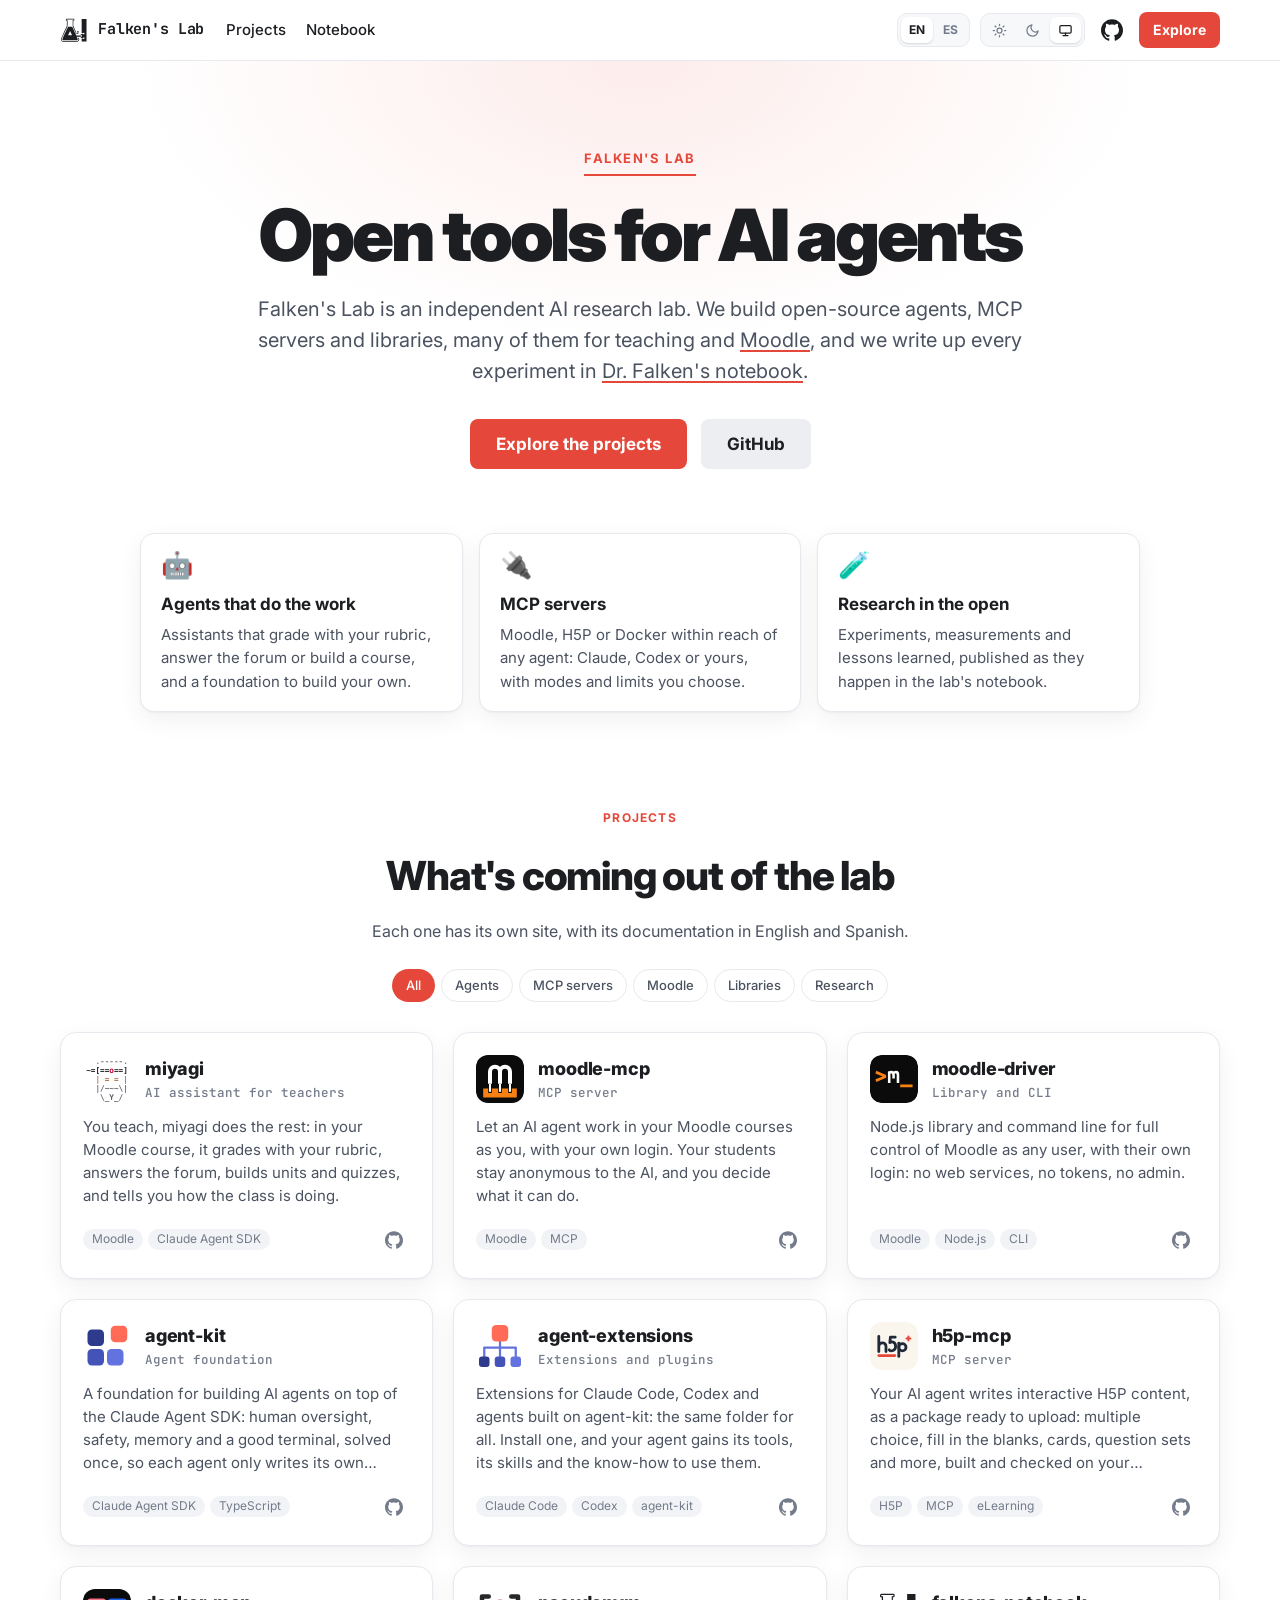
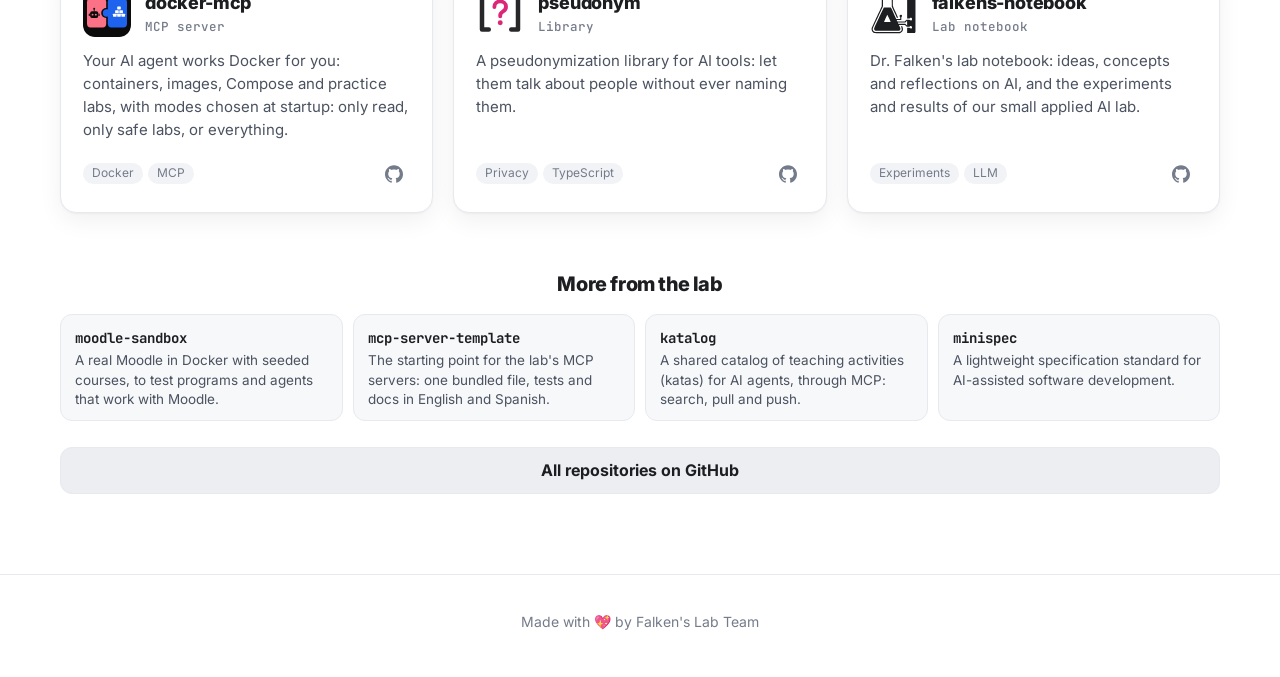
<file: site/index.html>
<!doctype html>
<html lang="en">
<head>
<meta charset="utf-8">
<meta name="viewport" content="width=device-width, initial-scale=1">
<title>Falken's Lab</title>
<meta name="description" content="Falken's Lab is an independent AI research lab: open-source agents, MCP servers and libraries, many of them for teaching and Moodle.">
<meta property="og:type" content="website">
<meta property="og:title" content="Falken's Lab">
<meta property="og:description" content="Open tools for AI agents: agents, MCP servers and libraries, many of them for teaching and Moodle.">
<meta property="og:url" content="https://falkenslab.github.io/">
<meta property="og:image" content="https://falkenslab.github.io/social-card.png">
<meta property="og:image:width" content="1280">
<meta property="og:image:height" content="640">
<meta name="twitter:card" content="summary_large_image">
<link rel="icon" type="image/svg+xml" href="img/logo.svg">
<link rel="preconnect" href="https://fonts.googleapis.com">
<link rel="preconnect" href="https://fonts.gstatic.com" crossorigin>
<link rel="stylesheet" href="https://fonts.googleapis.com/css2?family=Inter:wght@400;500;600;700;800;900&family=JetBrains+Mono:wght@400;500;700&display=swap">
<script>
  // The theme before the page paints: light, dark, or the system's (no attribute).
  try { const theme = localStorage.getItem("theme"); if (theme === "light" || theme === "dark") document.documentElement.dataset.theme = theme; } catch {}
</script>
<link rel="stylesheet" href="site.css">
</head>
<body>
<header class="nav">
  <div class="wrap">
    <a class="brand" href="./"><svg class="mark" viewBox="0 0 305 305" aria-hidden="true"><g transform="translate(0.000000,305.000000) scale(0.100000,-0.100000)" fill="currentColor" stroke="none"> <path d="M669 2722 c-62 -55 -44 -182 28 -198 15 -3 34 -8 41 -10 11 -3 13 -59 10 -281 l-3 -278 -79 -170 c-43 -93 -187 -402 -319 -685 -220 -473 -240 -520 -245 -580 -3 -53 0 -76 18 -118 27 -63 95 -127 154 -144 31 -10 228 -13 836 -13 l795 0 45 24 c136 71 181 198 123 346 l-28 70 -43 3 c-23 2 -42 2 -42 0 0 -2 13 -35 30 -73 56 -133 31 -227 -75 -276 -38 -18 -83 -19 -815 -19 -731 0 -777 1 -815 19 -76 34 -123 118 -108 192 3 19 136 313 296 654 159 341 303 654 321 695 l31 75 3 317 3 317 -58 3 -58 3 0 35 0 35 387 3 c377 2 387 2 393 -18 3 -10 1 -28 -5 -40 -9 -16 -21 -20 -61 -20 l-50 0 3 -332 3 -333 71 -155 c39 -85 111 -242 159 -347 l88 -193 43 0 43 0 -24 53 c-13 28 -82 180 -154 337 -73 157 -138 308 -147 336 -11 40 -14 104 -12 304 l3 254 35 7 c53 11 80 49 80 114 0 43 -5 60 -24 82 l-24 28 -411 3 -410 3 -32 -29z"/> <path d="M2360 1950 l0 -780 80 0 c45 0 80 4 80 10 0 5 14 17 31 25 61 32 119 -5 119 -75 0 -74 -79 -105 -138 -55 -27 22 -39 25 -117 25 l-87 0 -60 -55 -59 -55 -235 0 -234 0 -20 32 c-35 58 -34 58 125 58 l145 0 0 86 c0 77 3 89 25 116 32 38 32 81 0 113 -36 37 -86 34 -119 -6 -14 -17 -26 -37 -26 -45 0 -21 29 -74 40 -74 6 0 10 -27 10 -60 l0 -60 -128 0 -128 0 -18 37 c-10 21 -67 144 -126 273 -58 129 -126 277 -151 328 l-44 93 -35 -5 c-19 -3 -121 -6 -227 -6 -190 0 -192 0 -199 -22 -4 -13 -38 -88 -76 -168 -91 -190 -439 -931 -489 -1041 -21 -48 -39 -101 -39 -118 0 -42 22 -83 57 -107 27 -18 58 -19 783 -19 739 0 756 0 782 20 40 29 61 79 53 123 -4 19 -26 75 -51 124 -24 48 -44 92 -44 98 0 6 66 10 187 10 l186 0 63 -60 62 -60 84 0 c77 0 86 2 106 25 62 72 172 10 142 -81 -20 -59 -86 -73 -139 -29 -26 23 -38 26 -100 24 l-71 -2 0 -163 0 -164 265 0 265 0 0 1235 0 1235 -265 0 -265 0 0 -780z m-1157 -748 c53 -120 99 -226 103 -235 6 -16 -10 -17 -206 -17 -173 0 -211 2 -207 13 23 61 203 457 207 457 3 0 49 -98 103 -218z m1157 -324 l0 -152 -58 57 -58 57 -222 0 -222 0 -15 36 c-8 20 -15 38 -15 40 0 2 107 4 238 4 l239 0 49 54 c27 30 52 54 57 55 4 1 7 -67 7 -151z"/> </g></svg><span>Falken's Lab</span></a>
    <nav class="links">
      <a href="#projects" data-text="projects">Projects</a>
      <a href="https://falkenslab.github.io/falkens-notebook/" data-text="notebook">Notebook</a>
    </nav>
    <div class="spacer"></div>
    <div class="tools">
      <div class="seg" id="langs" role="group">
        <button type="button" class="lang" data-lang="en" lang="en">EN</button>
        <button type="button" class="lang" data-lang="es" lang="es">ES</button>
      </div>
      <div class="seg" id="themes" role="group">
        <button type="button" data-theme-choice="light"><svg viewBox="0 0 24 24" fill="none" stroke="currentColor" stroke-width="2" stroke-linecap="round" aria-hidden="true"><circle cx="12" cy="12" r="4"/><path d="M12 2v2M12 20v2M4.9 4.9l1.4 1.4M17.7 17.7l1.4 1.4M2 12h2M20 12h2M4.9 19.1l1.4-1.4M17.7 6.3l1.4-1.4"/></svg></button>
        <button type="button" data-theme-choice="dark"><svg viewBox="0 0 24 24" fill="none" stroke="currentColor" stroke-width="2" stroke-linecap="round" stroke-linejoin="round" aria-hidden="true"><path d="M21 12.8A9 9 0 1 1 11.2 3a7 7 0 0 0 9.8 9.8Z"/></svg></button>
        <button type="button" data-theme-choice="system"><svg viewBox="0 0 24 24" fill="none" stroke="currentColor" stroke-width="2" stroke-linecap="round" stroke-linejoin="round" aria-hidden="true"><rect x="3" y="4" width="18" height="12" rx="2"/><path d="M8 20h8M12 16v4"/></svg></button>
      </div>
      <a class="gh" href="https://github.com/falkenslab" target="_blank" rel="noopener" aria-label="GitHub"><svg viewBox="0 0 24 24" aria-hidden="true"><path fill="currentColor" d="M12 .297c-6.63 0-12 5.373-12 12 0 5.303 3.438 9.8 8.205 11.385.6.113.82-.258.82-.577 0-.285-.01-1.04-.015-2.04-3.338.724-4.042-1.61-4.042-1.61C4.422 18.07 3.633 17.7 3.633 17.7c-1.087-.744.084-.729.084-.729 1.205.084 1.838 1.236 1.838 1.236 1.07 1.835 2.809 1.305 3.495.998.108-.776.417-1.305.76-1.605-2.665-.3-5.466-1.332-5.466-5.93 0-1.31.465-2.38 1.235-3.22-.135-.303-.54-1.523.105-3.176 0 0 1.005-.322 3.3 1.23.96-.267 1.98-.399 3-.405 1.02.006 2.04.138 3 .405 2.28-1.552 3.285-1.23 3.285-1.23.645 1.653.24 2.873.12 3.176.765.84 1.23 1.91 1.23 3.22 0 4.61-2.805 5.625-5.475 5.92.42.36.81 1.096.81 2.22 0 1.606-.015 2.896-.015 3.286 0 .315.21.69.825.57C20.565 22.092 24 17.592 24 12.297c0-6.627-5.373-12-12-12"/></svg></a>
      <a class="btn primary small" href="#projects" data-text="exploreShort">Explore</a>
    </div>
  </div>
</header>

<section class="hero">
  <div class="wrap">
    <span class="eyebrow">Falken's Lab</span>
    <h1 data-text="title">Open tools for AI agents</h1>
    <p class="intro" data-text="intro"></p>
    <div class="ctas">
      <a class="btn primary" href="#projects" data-text="explore">Explore the projects</a>
      <a class="btn secondary" href="https://github.com/falkenslab" target="_blank" rel="noopener">GitHub</a>
    </div>

    <section class="concepts">
      <div class="concept-grid">
        <div class="concept"><span class="icon" aria-hidden="true">🤖</span><h3 data-text="what1Title"></h3><p data-text="what1"></p></div>
        <div class="concept"><span class="icon" aria-hidden="true">🔌</span><h3 data-text="what2Title"></h3><p data-text="what2"></p></div>
        <div class="concept"><span class="icon" aria-hidden="true">🧪</span><h3 data-text="what3Title"></h3><p data-text="what3"></p></div>
      </div>
    </section>
  </div>
</section>

<main class="catalog" id="projects">
  <div class="wrap">
    <div class="head">
      <span class="label" data-text="projectsLabel">Projects</span>
      <h2 data-text="projectsTitle"></h2>
      <p data-text="projectsIntro"></p>
    </div>
    <div class="chips" id="chips" role="group"></div>
    <div class="grid" id="grid"></div>

    <section class="more">
      <h3 data-text="moreTitle"></h3>
      <ul id="more"></ul>
      <p class="all"><a class="btn secondary" href="https://github.com/orgs/falkenslab/repositories" target="_blank" rel="noopener" data-text="all">All repositories</a></p>
    </section>
  </div>
</main>

<footer>Made with 💖 by Falken's Lab Team</footer>
<script src="site.js"></script>
</body>
</html>
</file>
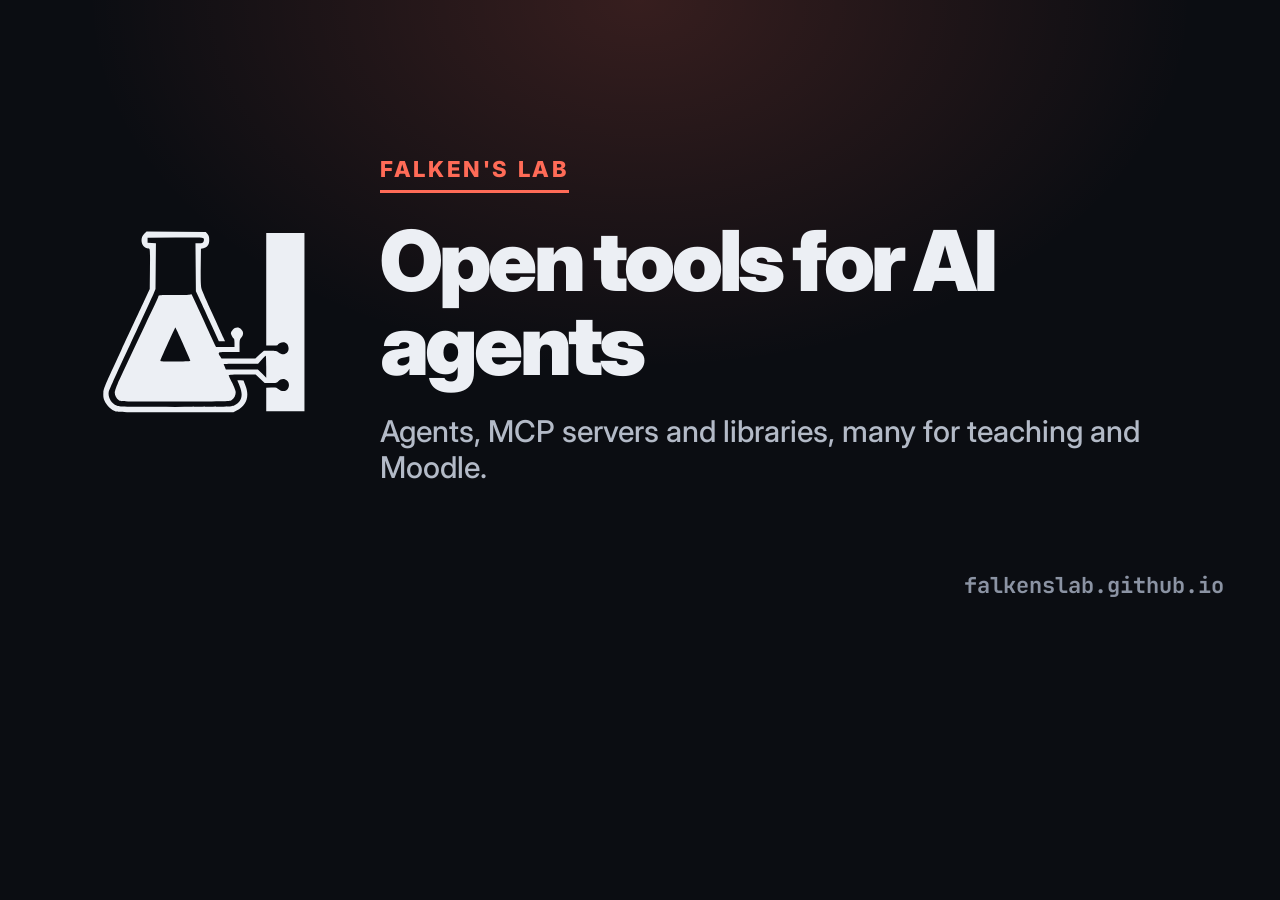
<file: .claude/skills/social-card/card.html>
<!doctype html><html><head><!-- The social card (1280x640), rendered by render.sh into site/social-card.png. The flask is the lab mark (site/img/logo.svg), inline so it takes the light color. --><meta charset="utf-8"><link rel="stylesheet" href="https://fonts.googleapis.com/css2?family=Inter:wght@500;800;900&family=JetBrains+Mono:wght@700&display=swap">
<style>body{margin:0;width:1280px;height:640px;background:#0b0d12;color:#eceff4;font-family:Inter,sans-serif;display:flex;align-items:center;position:relative;overflow:hidden}
body::before{content:"";position:absolute;inset:0;background:radial-gradient(60% 80% at 50% 0%,rgba(255,107,87,.18),transparent 72%)}
.c{position:relative;padding:0 96px;display:flex;gap:64px;align-items:center}
svg{width:220px;height:220px;color:#eceff4;flex:none}
.e{font-size:22px;font-weight:800;letter-spacing:.12em;text-transform:uppercase;color:#ff6b57;border-bottom:3px solid #ff6b57;padding-bottom:8px;display:inline-block}
h1{margin:26px 0 0;font-size:84px;line-height:1;font-weight:900;letter-spacing:-.045em}
p{margin:26px 0 0;font-size:30px;color:#b3bac7;font-weight:500}
.u{position:absolute;right:56px;bottom:40px;font-family:'JetBrains Mono',monospace;font-weight:700;font-size:22px;color:#8b93a3}</style></head>
<body><div class="c"><svg viewBox="0 0 305 305"><g transform="translate(0.000000,305.000000) scale(0.100000,-0.100000)" fill="currentColor" stroke="none"> <path d="M669 2722 c-62 -55 -44 -182 28 -198 15 -3 34 -8 41 -10 11 -3 13 -59 10 -281 l-3 -278 -79 -170 c-43 -93 -187 -402 -319 -685 -220 -473 -240 -520 -245 -580 -3 -53 0 -76 18 -118 27 -63 95 -127 154 -144 31 -10 228 -13 836 -13 l795 0 45 24 c136 71 181 198 123 346 l-28 70 -43 3 c-23 2 -42 2 -42 0 0 -2 13 -35 30 -73 56 -133 31 -227 -75 -276 -38 -18 -83 -19 -815 -19 -731 0 -777 1 -815 19 -76 34 -123 118 -108 192 3 19 136 313 296 654 159 341 303 654 321 695 l31 75 3 317 3 317 -58 3 -58 3 0 35 0 35 387 3 c377 2 387 2 393 -18 3 -10 1 -28 -5 -40 -9 -16 -21 -20 -61 -20 l-50 0 3 -332 3 -333 71 -155 c39 -85 111 -242 159 -347 l88 -193 43 0 43 0 -24 53 c-13 28 -82 180 -154 337 -73 157 -138 308 -147 336 -11 40 -14 104 -12 304 l3 254 35 7 c53 11 80 49 80 114 0 43 -5 60 -24 82 l-24 28 -411 3 -410 3 -32 -29z"/> <path d="M2360 1950 l0 -780 80 0 c45 0 80 4 80 10 0 5 14 17 31 25 61 32 119 -5 119 -75 0 -74 -79 -105 -138 -55 -27 22 -39 25 -117 25 l-87 0 -60 -55 -59 -55 -235 0 -234 0 -20 32 c-35 58 -34 58 125 58 l145 0 0 86 c0 77 3 89 25 116 32 38 32 81 0 113 -36 37 -86 34 -119 -6 -14 -17 -26 -37 -26 -45 0 -21 29 -74 40 -74 6 0 10 -27 10 -60 l0 -60 -128 0 -128 0 -18 37 c-10 21 -67 144 -126 273 -58 129 -126 277 -151 328 l-44 93 -35 -5 c-19 -3 -121 -6 -227 -6 -190 0 -192 0 -199 -22 -4 -13 -38 -88 -76 -168 -91 -190 -439 -931 -489 -1041 -21 -48 -39 -101 -39 -118 0 -42 22 -83 57 -107 27 -18 58 -19 783 -19 739 0 756 0 782 20 40 29 61 79 53 123 -4 19 -26 75 -51 124 -24 48 -44 92 -44 98 0 6 66 10 187 10 l186 0 63 -60 62 -60 84 0 c77 0 86 2 106 25 62 72 172 10 142 -81 -20 -59 -86 -73 -139 -29 -26 23 -38 26 -100 24 l-71 -2 0 -163 0 -164 265 0 265 0 0 1235 0 1235 -265 0 -265 0 0 -780z m-1157 -748 c53 -120 99 -226 103 -235 6 -16 -10 -17 -206 -17 -173 0 -211 2 -207 13 23 61 203 457 207 457 3 0 49 -98 103 -218z m1157 -324 l0 -152 -58 57 -58 57 -222 0 -222 0 -15 36 c-8 20 -15 38 -15 40 0 2 107 4 238 4 l239 0 49 54 c27 30 52 54 57 55 4 1 7 -67 7 -151z"/> </g> </svg><div><span class="e">Falken's Lab</span><h1>Open tools for AI agents</h1><p>Agents, MCP servers and libraries, many for teaching and Moodle.</p></div></div><div class="u">falkenslab.github.io</div></body></html>
</file>
<file: site/site.css>
/* Layout: a sticky top bar, a centered hero, then the projects as cards with filter chips and a short list of the rest. */
:root {
  --bg: #ffffff; --bg-2: #f7f8fa; --panel: #ffffff; --line: #e7e9ee; --line-2: #d9dde5;
  --text: #1c1e21; --text-2: #4b5260; --dim: #747b8a;
  --accent: #e5483a; --accent-hover: #c93b2e; --accent-ink: #ffffff; --accent-soft: rgba(229, 72, 58, 0.08); --glow: rgba(229, 72, 58, 0.10);
  --chip: #f1f3f6; --code: #f4f5f8; --button-2: #eceef2;
  --shadow: 0 1px 2px rgba(16, 24, 40, 0.04), 0 8px 24px rgba(16, 24, 40, 0.06);
  --shadow-lift: 0 2px 4px rgba(16, 24, 40, 0.05), 0 16px 40px rgba(16, 24, 40, 0.10);
  --b1: #2e3a8c; --b2: #4453b8; --b3: #6272de;
  --sans: "Inter", system-ui, -apple-system, "Segoe UI", Roboto, sans-serif;
  --mono: "JetBrains Mono", ui-monospace, "Cascadia Code", Consolas, monospace;
  color-scheme: light;
}
@media (prefers-color-scheme: dark) {
  :root:not([data-theme="light"]) {
    --bg: #0b0d12; --bg-2: #10131a; --panel: #141821; --line: #232836; --line-2: #2e3445;
    --text: #eceff4; --text-2: #b3bac7; --dim: #8b93a3;
    --accent: #ff6b57; --accent-hover: #ff8574; --accent-ink: #1a0b08; --accent-soft: rgba(255, 107, 87, 0.12); --glow: rgba(255, 107, 87, 0.12);
    --chip: #1b202b; --code: #181c26; --button-2: #1e2430;
    --shadow: 0 1px 2px rgba(0, 0, 0, 0.3), 0 8px 24px rgba(0, 0, 0, 0.35);
    --shadow-lift: 0 2px 4px rgba(0, 0, 0, 0.35), 0 16px 40px rgba(0, 0, 0, 0.5);
    --b1: #8a97f0; --b2: #6272de; --b3: #4453b8;
    color-scheme: dark;
  }
}
:root[data-theme="dark"] {
  --bg: #0b0d12; --bg-2: #10131a; --panel: #141821; --line: #232836; --line-2: #2e3445;
  --text: #eceff4; --text-2: #b3bac7; --dim: #8b93a3;
  --accent: #ff6b57; --accent-hover: #ff8574; --accent-ink: #1a0b08; --accent-soft: rgba(255, 107, 87, 0.12); --glow: rgba(255, 107, 87, 0.12);
  --chip: #1b202b; --code: #181c26; --button-2: #1e2430;
  --shadow: 0 1px 2px rgba(0, 0, 0, 0.3), 0 8px 24px rgba(0, 0, 0, 0.35);
  --shadow-lift: 0 2px 4px rgba(0, 0, 0, 0.35), 0 16px 40px rgba(0, 0, 0, 0.5);
  --b1: #8a97f0; --b2: #6272de; --b3: #4453b8;
  color-scheme: dark;
}
* { box-sizing: border-box; }
/* hidden always hides, whatever display a component sets (a tab panel, a dialog part). */
[hidden] { display: none !important; }
html { scroll-behavior: smooth; scroll-padding-top: 76px; }
@media (prefers-reduced-motion: reduce) { html { scroll-behavior: auto; } * { transition: none !important; } }
/* The footer at the very bottom, however short the page: the body is a column at least as tall as the window. */
body { margin: 0; min-height: 100vh; min-height: 100dvh; display: flex; flex-direction: column; background: var(--bg); color: var(--text); font-family: var(--sans); font-size: 16px; line-height: 1.55; -webkit-font-smoothing: antialiased; }
a { color: var(--accent); }
:focus-visible { outline: 2px solid var(--accent); outline-offset: 2px; }
.wrap { width: 100%; max-width: 1200px; margin: 0 auto; padding-left: max(20px, env(safe-area-inset-left, 0px)); padding-right: max(20px, env(safe-area-inset-right, 0px)); }

/* The top bar. */
.nav { position: sticky; top: 0; z-index: 10; background: color-mix(in srgb, var(--bg) 88%, transparent); backdrop-filter: saturate(1.4) blur(10px); border-bottom: 1px solid var(--line); }
.nav .wrap { display: flex; align-items: center; gap: 22px; height: 60px; }
.brand { display: inline-flex; align-items: center; gap: 10px; color: var(--text); text-decoration: none; font-family: var(--mono); font-weight: 700; font-size: 15px; letter-spacing: -0.01em; flex: none; }
.brand svg { width: 28px; height: 28px; }
.links { display: flex; align-items: center; gap: 20px; }
.links a { color: var(--text); text-decoration: none; font-size: 15px; font-weight: 500; }
.links a:hover { color: var(--accent); }
.spacer { flex: 1; }
.tools { display: flex; align-items: center; gap: 10px; }
.seg { display: flex; gap: 2px; border: 1px solid var(--line); border-radius: 10px; padding: 3px; background: var(--bg-2); }
.seg button { font: inherit; font-size: 12px; font-weight: 700; border: 0; background: none; color: var(--dim); border-radius: 7px; padding: 0 8px; cursor: pointer; display: grid; place-items: center; min-width: 30px; height: 26px; }
.seg button:hover { color: var(--text); }
.seg button svg { width: 15px; height: 15px; }
.seg button[aria-pressed="true"] { background: var(--panel); color: var(--text); box-shadow: 0 1px 2px rgba(0, 0, 0, 0.14); }
.gh { color: var(--text); display: grid; place-items: center; width: 34px; height: 34px; border-radius: 8px; }
.gh:hover { background: var(--chip); }
.gh svg { width: 22px; height: 22px; }
.btn { display: inline-flex; align-items: center; justify-content: center; gap: 8px; font: inherit; font-weight: 700; border-radius: 8px; padding: 10px 18px; text-decoration: none; cursor: pointer; border: 0; transition: background 0.15s; white-space: nowrap; }
.btn.primary { background: var(--accent); color: var(--accent-ink); }
.btn.primary:hover { background: var(--accent-hover); }
.btn.secondary { background: var(--button-2); color: var(--text); }
.btn.secondary:hover { background: var(--line-2); }
.btn.small { padding: 7px 14px; font-size: 14px; }
@media (max-width: 860px) { .links { display: none; } }
@media (max-width: 600px) { .nav .btn, .brand span { display: none; } .nav .wrap { gap: 10px; } .tools { gap: 6px; } }

/* The hero. */
.hero { position: relative; text-align: center; padding-block: 84px 36px; overflow: hidden; }
.hero::before { content: ""; position: absolute; inset: 0 0 auto; height: 560px; background: radial-gradient(55% 70% at 50% 0%, var(--glow), transparent 72%); pointer-events: none; }
.hero > * { position: relative; }
.eyebrow { display: inline-block; font-size: 13px; font-weight: 700; letter-spacing: 0.12em; text-transform: uppercase; color: var(--accent); padding-bottom: 6px; border-bottom: 2px solid var(--accent); }
.hero h1 { margin: 22px auto 0; max-width: 16ch; font-size: clamp(40px, 7vw, 72px); line-height: 1.02; font-weight: 900; letter-spacing: -0.045em; text-wrap: balance; }
.hero .intro { margin: 22px auto 0; max-width: 60ch; font-size: clamp(17px, 2vw, 20px); color: var(--text-2); }
.hero .intro a { color: inherit; text-decoration-color: var(--accent); text-underline-offset: 3px; }
.ctas { display: flex; flex-wrap: wrap; justify-content: center; gap: 14px; margin-top: 32px; }
.ctas .btn { font-size: 17px; padding: 12px 26px; }

.brand .mark { width: 28px; height: 28px; color: var(--text); }

/* What the lab does, under the hero's buttons: three cards in plain words. */
.concepts { max-width: 1000px; margin: 64px auto 0; }
.concept-grid { display: grid; grid-template-columns: repeat(auto-fit, minmax(240px, 1fr)); gap: 16px; text-align: left; }
.concept { background: var(--panel); border: 1px solid var(--line); border-radius: 14px; padding: 18px 20px; box-shadow: var(--shadow); }
.concept .icon { font-size: 26px; line-height: 1; }
.concept h3 { margin: 10px 0 6px; font-size: 17px; font-weight: 700; }
.concept p { margin: 0; font-size: 15px; color: var(--text-2); }

/* The projects: filter chips over cards; each card opens the project's site, its GitHub icon the repository. */
.catalog { padding-block: 56px 32px; flex: 1 0 auto; }
.catalog .head { text-align: center; margin-bottom: 26px; }
.catalog h2 { margin: 16px 0 0; font-size: clamp(28px, 4vw, 40px); font-weight: 800; letter-spacing: -0.03em; text-wrap: balance; }
.catalog .head p { margin: 12px auto 0; max-width: 60ch; color: var(--text-2); }
.label { font-size: 12px; font-weight: 700; color: var(--accent); text-transform: uppercase; letter-spacing: 0.1em; }
.chips { display: flex; flex-wrap: wrap; justify-content: center; gap: 6px; margin: 22px auto 30px; max-width: 900px; }
.chip { font: inherit; font-size: 13px; font-weight: 500; border: 1px solid var(--line); background: var(--panel); color: var(--text-2); border-radius: 999px; padding: 5px 13px; cursor: pointer; }
.chip:hover { border-color: var(--accent); color: var(--text); }
.chip.on { background: var(--accent); color: var(--accent-ink); border-color: transparent; }
.grid { display: grid; grid-template-columns: repeat(auto-fill, minmax(300px, 1fr)); gap: 20px; }
.card { position: relative; text-align: left; background: var(--panel); border: 1px solid var(--line); border-radius: 16px; padding: 22px; display: flex; flex-direction: column; gap: 12px; box-shadow: var(--shadow); transition: transform 0.15s, box-shadow 0.15s, border-color 0.15s; }
.card:hover, .card:focus-within { transform: translateY(-3px); box-shadow: var(--shadow-lift); border-color: color-mix(in srgb, var(--accent) 45%, var(--line)); }
.card .main { color: inherit; text-decoration: none; outline: none; }
.card .main::after { content: ""; position: absolute; inset: 0; border-radius: inherit; }
.card .main:focus-visible::after { outline: 2px solid var(--accent); outline-offset: 2px; }
.top { display: flex; gap: 14px; align-items: center; }
.logo { width: 48px; height: 48px; border-radius: 12px; flex: none; object-fit: contain; }
.name { display: block; font-weight: 800; font-size: 18px; letter-spacing: -0.01em; }
.kind { display: block; color: var(--dim); font-size: 12.5px; font-weight: 500; font-family: var(--mono); }
.desc { color: var(--text-2); font-size: 15px; margin: 0; }
.card .desc { display: -webkit-box; -webkit-line-clamp: 4; -webkit-box-orient: vertical; overflow: hidden; }
.foot { display: flex; align-items: center; gap: 8px; margin-top: auto; padding-top: 4px; }
.tags { display: flex; flex-wrap: wrap; gap: 5px; flex: 1; } .tag { font-size: 12px; color: var(--dim); background: var(--chip); border-radius: 999px; padding: 1px 9px; }
.card .repo { position: relative; z-index: 1; color: var(--dim); display: grid; place-items: center; width: 32px; height: 32px; border-radius: 8px; flex: none; }
.card .repo:hover { color: var(--accent); background: var(--chip); }
.card .repo svg { width: 18px; height: 18px; }

/* More from the lab: the smaller repositories, as a list of links. */
.more { margin-top: 56px; }
.more h3 { margin: 0 0 14px; font-size: 20px; font-weight: 800; letter-spacing: -0.02em; text-align: center; }
.more ul { list-style: none; margin: 0; padding: 0; display: grid; grid-template-columns: repeat(auto-fill, minmax(260px, 1fr)); gap: 10px; }
.more a { display: block; height: 100%; border: 1px solid var(--line); border-radius: 12px; padding: 10px 14px; background: var(--bg-2); color: var(--text); text-decoration: none; }
.more a:hover { border-color: color-mix(in srgb, var(--accent) 45%, var(--line)); }
.more strong { font-family: var(--mono); font-size: 14px; } .more span { display: block; color: var(--text-2); font-size: 13.5px; line-height: 1.45; margin-top: 2px; }
.all { text-align: center; margin-top: 26px; }

/* A logo with a dark variant: the one that matches the theme shows. */
.only-dark { display: none; }
@media (prefers-color-scheme: dark) { :root:not([data-theme="light"]) .only-dark { display: block; } :root:not([data-theme="light"]) .only-light { display: none; } }
:root[data-theme="dark"] .only-dark { display: block; } :root[data-theme="dark"] .only-light { display: none; }

footer { flex: none; text-align: center; color: var(--dim); padding: 36px 16px 44px; font-size: 14px; border-top: 1px solid var(--line); margin-top: 32px; }
</file>
